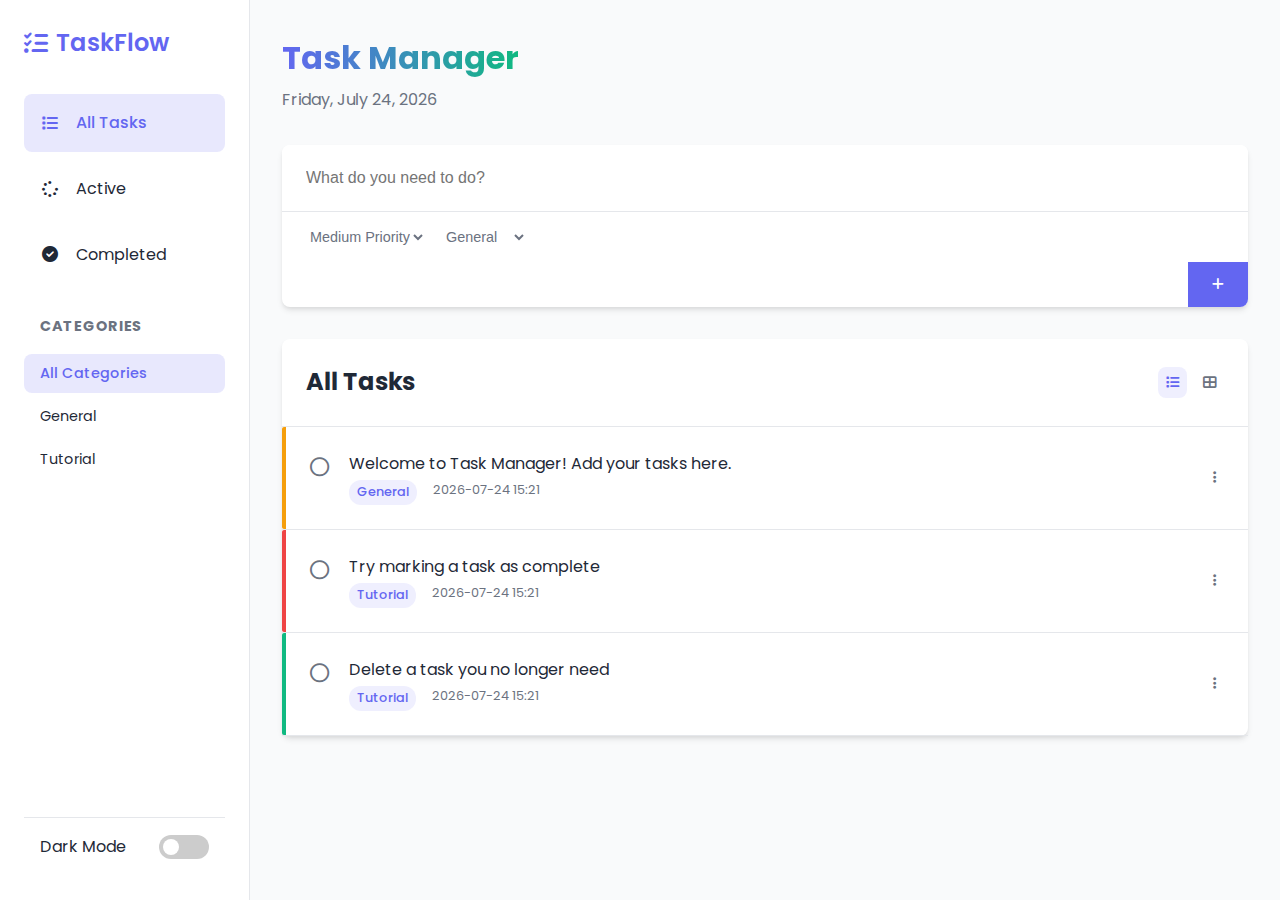
<file: index.html>
<!DOCTYPE html>
<html lang="en">
<head>
    <meta charset="UTF-8">
    <meta name="viewport" content="width=device-width, initial-scale=1.0">
    <title>Task Manager</title>
    <link rel="stylesheet" href="css/style.css">
    <link rel="stylesheet" href="https://cdnjs.cloudflare.com/ajax/libs/font-awesome/6.0.0-beta3/css/all.min.css">
    <link href="https://fonts.googleapis.com/css2?family=Poppins:wght@300;400;500;600;700&display=swap" rel="stylesheet">
</head>
<body>
    <div class="app-container">
        <div class="sidebar">
            <div class="logo">
                <i class="fas fa-tasks"></i>
                <h2>TaskFlow</h2>
            </div>
            <nav class="sidebar-nav">
                <ul>
                    <li class="nav-item active" data-filter="all">
                        <i class="fas fa-list"></i>
                        <span>All Tasks</span>
                    </li>
                    <li class="nav-item" data-filter="active">
                        <i class="fas fa-spinner"></i>
                        <span>Active</span>
                    </li>
                    <li class="nav-item" data-filter="completed">
                        <i class="fas fa-check-circle"></i>
                        <span>Completed</span>
                    </li>
                </ul>
                <div class="categories-section">
                    <h3>Categories</h3>
                    <ul class="categories-list" id="categories-list">
                        <li class="category-item active" data-category="all">All Categories</li>
                        <!-- Categories will be loaded dynamically -->
                    </ul>
                </div>
            </nav>
            <div class="theme-toggle">
                <span>Dark Mode</span>
                <label class="switch">
                    <input type="checkbox" id="theme-toggle">
                    <span class="slider round"></span>
                </label>
            </div>
        </div>
        
        <main class="main-content">
            <header class="main-header">
                <h1>Task Manager</h1>
                <p class="date-display" id="current-date">Loading date...</p>
            </header>
            
            <div class="task-form-container">
                <form id="task-form">
                    <div class="input-group">
                        <input type="text" name="task_content" id="task_content" placeholder="What do you need to do?" required>
                        <div class="task-options">
                            <select name="priority" id="priority" class="priority-select">
                                <option value="low">Low Priority</option>
                                <option value="medium" selected>Medium Priority</option>
                                <option value="high">High Priority</option>
                            </select>
                            <select name="category" id="category" class="category-select">
                                <option value="General" selected>General</option>
                                <option value="Work">Work</option>
                                <option value="Personal">Personal</option>
                                <option value="Shopping">Shopping</option>
                                <option value="Health">Health</option>
                                <option value="Education">Education</option>
                            </select>
                        </div>
                        <button type="submit" class="add-btn">
                            <i class="fas fa-plus"></i>
                        </button>
                    </div>
                </form>
            </div>
            
            <div class="tasks-container">
                <div class="tasks-header">
                    <h2 id="current-filter-display">All Tasks</h2>
                    <div class="view-options">
                        <button class="view-btn active" data-view="list"><i class="fas fa-list"></i></button>
                        <button class="view-btn" data-view="grid"><i class="fas fa-th-large"></i></button>
                    </div>
                </div>
                
                <div class="task-list" id="task-list">
                    <!-- Tasks will be loaded dynamically -->
                </div>
                
                <div class="empty-state" id="empty-state" style="display: none;">
                    <div class="empty-state-icon">
                        <i class="fas fa-clipboard-list"></i>
                    </div>
                    <h3>No tasks found</h3>
                    <p>Add a new task or change your filters</p>
                </div>
            </div>
        </main>
    </div>
    
    <div class="notification" id="notification">
        <div class="notification-content">
            <i class="notification-icon"></i>
            <span class="notification-message"></span>
        </div>
    </div>
    
    <script src="js/script.js"></script>
</body>
</html>
</file>
<file: css/style.css>
/* Base Styles and Variables */
:root {
    /* Main colors */
    --primary-color: #6366f1;
    --primary-light: #818cf8;
    --primary-dark: #4f46e5;
    --secondary-color: #10b981;
    --accent-color: #f59e0b;
    
    /* UI colors */
    --bg-color: #f9fafb;
    --card-bg: #ffffff;
    --sidebar-bg: #ffffff;
    --text-color: #1f2937;
    --text-light: #6b7280;
    --border-color: #e5e7eb;
    
    /* Priority colors */
    --priority-low: #10b981;
    --priority-medium: #f59e0b;
    --priority-high: #ef4444;
    
    /* Utility */
    --shadow-sm: 0 1px 2px rgba(0, 0, 0, 0.05);
    --shadow: 0 4px 6px -1px rgba(0, 0, 0, 0.1), 0 2px 4px -1px rgba(0, 0, 0, 0.06);
    --shadow-lg: 0 10px 15px -3px rgba(0, 0, 0, 0.1), 0 4px 6px -2px rgba(0, 0, 0, 0.05);
    --radius: 8px;
    --transition: all 0.3s ease;
    
    /* Spacing */
    --spacing-xs: 0.25rem;
    --spacing-sm: 0.5rem;
    --spacing-md: 1rem;
    --spacing-lg: 1.5rem;
    --spacing-xl: 2rem;
}

/* Dark mode variables */
.dark-mode {
    --bg-color: #111827;
    --card-bg: #1f2937;
    --sidebar-bg: #1f2937;
    --text-color: #f9fafb;
    --text-light: #9ca3af;
    --border-color: #374151;
}

* {
    margin: 0;
    padding: 0;
    box-sizing: border-box;
}

body {
    font-family: 'Poppins', sans-serif;
    background-color: var(--bg-color);
    color: var(--text-color);
    line-height: 1.6;
    transition: var(--transition);
}

/* Layout */
.app-container {
    display: flex;
    min-height: 100vh;
}

/* Sidebar */
.sidebar {
    width: 250px;
    background-color: var(--sidebar-bg);
    border-right: 1px solid var(--border-color);
    padding: var(--spacing-lg);
    display: flex;
    flex-direction: column;
    transition: var(--transition);
}

.logo {
    display: flex;
    align-items: center;
    gap: var(--spacing-sm);
    margin-bottom: var(--spacing-xl);
    color: var(--primary-color);
}

.logo i {
    font-size: 1.5rem;
}

.logo h2 {
    font-weight: 600;
}

.sidebar-nav ul {
    list-style: none;
    margin-bottom: var(--spacing-xl);
}

.nav-item {
    display: flex;
    align-items: center;
    gap: var(--spacing-md);
    padding: var(--spacing-md);
    border-radius: var(--radius);
    cursor: pointer;
    transition: var(--transition);
    margin-bottom: var(--spacing-sm);
}

.nav-item:hover {
    background-color: rgba(99, 102, 241, 0.1);
}

.nav-item.active {
    background-color: rgba(99, 102, 241, 0.15);
    color: var(--primary-color);
    font-weight: 500;
}

.nav-item i {
    width: 20px;
    text-align: center;
}

.categories-section {
    margin-top: var(--spacing-lg);
}

.categories-section h3 {
    font-size: 0.9rem;
    text-transform: uppercase;
    letter-spacing: 0.05em;
    color: var(--text-light);
    margin-bottom: var(--spacing-md);
    padding-left: var(--spacing-md);
}

.categories-list {
    list-style: none;
}

.category-item {
    padding: var(--spacing-sm) var(--spacing-md);
    border-radius: var(--radius);
    cursor: pointer;
    transition: var(--transition);
    margin-bottom: var(--spacing-xs);
    font-size: 0.9rem;
}

.category-item:hover {
    background-color: rgba(99, 102, 241, 0.1);
}

.category-item.active {
    background-color: rgba(99, 102, 241, 0.15);
    color: var(--primary-color);
    font-weight: 500;
}

.theme-toggle {
    margin-top: auto;
    display: flex;
    align-items: center;
    justify-content: space-between;
    padding: var(--spacing-md);
    border-top: 1px solid var(--border-color);
}

/* Switch toggle */
.switch {
    position: relative;
    display: inline-block;
    width: 50px;
    height: 24px;
}

.switch input {
    opacity: 0;
    width: 0;
    height: 0;
}

.slider {
    position: absolute;
    cursor: pointer;
    top: 0;
    left: 0;
    right: 0;
    bottom: 0;
    background-color: #ccc;
    transition: .4s;
}

.slider:before {
    position: absolute;
    content: "";
    height: 16px;
    width: 16px;
    left: 4px;
    bottom: 4px;
    background-color: white;
    transition: .4s;
}

input:checked + .slider {
    background-color: var(--primary-color);
}

input:focus + .slider {
    box-shadow: 0 0 1px var(--primary-color);
}

input:checked + .slider:before {
    transform: translateX(26px);
}

.slider.round {
    border-radius: 34px;
}

.slider.round:before {
    border-radius: 50%;
}

/* Main Content */
.main-content {
    flex: 1;
    padding: var(--spacing-xl);
    overflow-y: auto;
}

.main-header {
    margin-bottom: var(--spacing-xl);
}

.main-header h1 {
    font-size: 2rem;
    font-weight: 700;
    margin-bottom: var(--spacing-xs);
    background: linear-gradient(to right, var(--primary-color), var(--secondary-color));
    -webkit-background-clip: text;
    -webkit-text-fill-color: transparent;
    display: inline-block;
}

.date-display {
    color: var(--text-light);
    font-size: 1rem;
}

/* Task Form */
.task-form-container {
    margin-bottom: var(--spacing-xl);
}

.input-group {
    display: flex;
    flex-direction: column;
    background-color: var(--card-bg);
    border-radius: var(--radius);
    overflow: hidden;
    box-shadow: var(--shadow);
    transition: var(--transition);
}

.input-group:focus-within {
    box-shadow: var(--shadow-lg);
    transform: translateY(-2px);
}

.input-group input[type="text"] {
    padding: var(--spacing-lg);
    border: none;
    font-size: 1rem;
    outline: none;
    background-color: var(--card-bg);
    color: var(--text-color);
    width: 100%;
}

.task-options {
    display: flex;
    padding: 0 var(--spacing-lg);
    gap: var(--spacing-md);
    border-top: 1px solid var(--border-color);
}

.priority-select, .category-select {
    padding: var(--spacing-md) 0;
    background: none;
    border: none;
    color: var(--text-light);
    font-size: 0.9rem;
    outline: none;
    cursor: pointer;
}

.add-btn {
    background-color: var(--primary-color);
    color: white;
    border: none;
    padding: var(--spacing-md) var(--spacing-lg);
    cursor: pointer;
    transition: var(--transition);
    margin-left: auto;
    display: flex;
    align-items: center;
    justify-content: center;
}

.add-btn:hover {
    background-color: var(--primary-dark);
}

/* Tasks Container */
.tasks-container {
    background-color: var(--card-bg);
    border-radius: var(--radius);
    box-shadow: var(--shadow);
    overflow: visible !important; /* IMPORTANTE: Asegurar que el contenido pueda desbordar */
    position: relative; /* Para posicionamiento de elementos hijos */
}

.tasks-header {
    display: flex;
    justify-content: space-between;
    align-items: center;
    padding: var(--spacing-lg);
    border-bottom: 1px solid var(--border-color);
}

.view-options {
    display: flex;
    gap: var(--spacing-sm);
}

.view-btn {
    background: none;
    border: none;
    color: var(--text-light);
    cursor: pointer;
    padding: var(--spacing-sm);
    border-radius: var(--radius);
    transition: var(--transition);
}

.view-btn:hover, .view-btn.active {
    background-color: rgba(99, 102, 241, 0.1);
    color: var(--primary-color);
}

/* Task List */
.task-list {
    display: flex;
    flex-direction: column;
    transition: var(--transition);
    overflow: visible !important; /* IMPORTANTE: Asegurar que el contenido pueda desbordar */
}

.task-list.grid-view {
    display: grid;
    grid-template-columns: repeat(auto-fill, minmax(300px, 1fr));
    gap: var(--spacing-md);
    padding: var(--spacing-md);
}

.task-item {
    display: flex;
    align-items: center;
    padding: var(--spacing-lg);
    border-bottom: 1px solid var(--border-color);
    transition: var(--transition);
    animation: fadeIn 0.3s ease-in-out;
    position: relative;
    overflow: visible !important; /* IMPORTANTE: Asegurar que el contenido pueda desbordar */
}

.task-list.grid-view .task-item {
    flex-direction: column;
    align-items: flex-start;
    border: 1px solid var(--border-color);
    border-radius: var(--radius);
    margin-bottom: 0;
}

@keyframes fadeIn {
    from { opacity: 0; transform: translateY(10px); }
    to { opacity: 1; transform: translateY(0); }
}

.task-item:hover {
    background-color: rgba(99, 102, 241, 0.05);
}

.task-item.completed {
    background-color: rgba(16, 185, 129, 0.05);
}

.task-priority-indicator {
    position: absolute;
    left: 0;
    top: 0;
    bottom: 0;
    width: 4px;
    border-radius: 2px 0 0 2px;
}

.priority-low {
    background-color: var(--priority-low);
}

.priority-medium {
    background-color: var(--priority-medium);
}

.priority-high {
    background-color: var(--priority-high);
}

.task-content {
    display: flex;
    align-items: flex-start;
    gap: var(--spacing-md);
    flex: 1;
}

.toggle-btn {
    background: none;
    border: none;
    cursor: pointer;
    font-size: 1.2rem;
    color: var(--text-light);
    transition: var(--transition);
    padding: var(--spacing-xs);
    border-radius: 50%;
    display: flex;
    align-items: center;
    justify-content: center;
    margin-top: 2px;
}

.toggle-btn:hover {
    background-color: rgba(99, 102, 241, 0.1);
}

.toggle-btn.checked {
    color: var(--secondary-color);
}

.task-details {
    display: flex;
    flex-direction: column;
    gap: var(--spacing-xs);
    flex: 1;
}

.task-text {
    font-size: 1rem;
    transition: var(--transition);
}

.task-item.completed .task-text {
    text-decoration: line-through;
    color: var(--text-light);
}

.task-meta {
    display: flex;
    gap: var(--spacing-md);
    color: var(--text-light);
    font-size: 0.8rem;
}

.task-category {
    background-color: rgba(99, 102, 241, 0.1);
    color: var(--primary-color);
    padding: 2px 8px;
    border-radius: 12px;
    font-weight: 500;
}

.task-actions {
    display: flex;
    align-items: center;
}

/* Dropdown */
.dropdown {
    position: relative;
    display: inline-block;
}

.dropdown-btn {
    background: none;
    border: none;
    cursor: pointer;
    color: var(--text-light);
    padding: var(--spacing-sm);
    border-radius: 50%;
    transition: var(--transition);
}

.dropdown-btn:hover {
    background-color: rgba(99, 102, 241, 0.1);
    color: var(--primary-color);
}

/* SOLUCIÓN MEJORADA: Posicionamiento fijo para el menú desplegable */
.dropdown-content {
    display: none;
    position: fixed; /* Cambiado a fixed para que no esté limitado por contenedores */
    background-color: var(--card-bg);
    width: 200px; /* Ancho fijo para consistencia */
    box-shadow: var(--shadow-lg);
    border-radius: var(--radius);
    z-index: 1000;
    padding: var(--spacing-md);
    border: 1px solid var(--border-color);
}

/* Mostrar el menú desplegable cuando se hace clic en el botón */
.dropdown.active .dropdown-content {
    display: block;
    animation: fadeIn 0.2s ease-in-out;
}

.dropdown-section {
    margin-bottom: var(--spacing-md);
}

.dropdown-label {
    display: block;
    font-size: 0.8rem;
    color: var(--text-light);
    margin-bottom: var(--spacing-xs);
}

.priority-options {
    display: flex;
    gap: var(--spacing-xs);
}

.priority-btn {
    background: none;
    border: 1px solid var(--border-color);
    padding: 2px 8px;
    border-radius: 12px;
    font-size: 0.8rem;
    cursor: pointer;
    transition: var(--transition);
}

.priority-btn[data-priority="low"] {
    color: var(--priority-low);
}

.priority-btn[data-priority="medium"] {
    color: var(--priority-medium);
}

.priority-btn[data-priority="high"] {
    color: var(--priority-high);
}

.priority-btn[data-priority="low"].active {
    background-color: var(--priority-low);
    color: white;
    border-color: var(--priority-low);
}

.priority-btn[data-priority="medium"].active {
    background-color: var(--priority-medium);
    color: white;
    border-color: var(--priority-medium);
}

.priority-btn[data-priority="high"].active {
    background-color: var(--priority-high);
    color: white;
    border-color: var(--priority-high);
}

.category-dropdown {
    width: 100%;
    padding: var(--spacing-xs) var(--spacing-sm);
    border: 1px solid var(--border-color);
    border-radius: var(--radius);
    background-color: var(--card-bg);
    color: var(--text-color);
    font-size: 0.9rem;
}

.delete-btn {
    background-color: rgba(239, 68, 68, 0.1);
    color: var(--priority-high);
    border: none;
    padding: var(--spacing-sm) var(--spacing-md);
    border-radius: var(--radius);
    cursor: pointer;
    transition: var(--transition);
    width: 100%;
    text-align: left;
    margin-top: var(--spacing-md);
    display: flex;
    align-items: center;
    gap: var(--spacing-sm);
    font-size: 0.9rem;
}

.delete-btn:hover {
    background-color: rgba(239, 68, 68, 0.2);
}

.delete-btn i {
    font-size: 0.9rem;
}

/* Empty State */
.empty-state {
    display: flex;
    flex-direction: column;
    align-items: center;
    justify-content: center;
    padding: var(--spacing-xl) var(--spacing-md);
    color: var(--text-light);
    text-align: center;
}

.empty-state-icon {
    font-size: 3rem;
    margin-bottom: var(--spacing-md);
    color: var(--border-color);
}

.empty-state h3 {
    margin-bottom: var(--spacing-sm);
    font-weight: 500;
}

/* Notification */
.notification {
    position: fixed;
    bottom: 20px;
    right: 20px;
    background-color: var(--card-bg);
    border-radius: var(--radius);
    box-shadow: var(--shadow-lg);
    padding: var(--spacing-md) var(--spacing-lg);
    display: flex;
    align-items: center;
    transform: translateY(100px);
    opacity: 0;
    transition: var(--transition);
    z-index: 1000;
    border-left: 4px solid var(--primary-color);
}

.notification.show {
    transform: translateY(0);
    opacity: 1;
}

.notification-content {
    display: flex;
    align-items: center;
    gap: var(--spacing-md);
}

.notification-icon {
    font-size: 1.2rem;
}

.notification.success {
    border-left-color: var(--secondary-color);
}

.notification.success .notification-icon {
    color: var(--secondary-color);
}

.notification.error {
    border-left-color: var(--priority-high);
}

.notification.error .notification-icon {
    color: var(--priority-high);
}

/* Responsive Design */
@media (max-width: 768px) {
    .app-container {
        flex-direction: column;
    }
    
    .sidebar {
        width: 100%;
        border-right: none;
        border-bottom: 1px solid var(--border-color);
        padding: var(--spacing-md);
    }
    
    .main-content {
        padding: var(--spacing-md);
    }
    
    .task-list.grid-view {
        grid-template-columns: 1fr;
    }
}

/* Animations */
@keyframes slideIn {
    from { transform: translateX(-20px); opacity: 0; }
    to { transform: translateX(0); opacity: 1; }
}

@keyframes pulse {
    0% { transform: scale(1); }
    50% { transform: scale(1.05); }
    100% { transform: scale(1); }
}

.task-item.new {
    animation: pulse 0.5s ease-in-out;
}

.task-item.deleting {
    animation: slideOut 0.3s ease-in-out forwards;
}

@keyframes slideOut {
    from { transform: translateX(0); opacity: 1; }
    to { transform: translateX(20px); opacity: 0; }
}

/* Task item hover effects */
.task-item {
    position: relative;
    overflow: visible !important; /* IMPORTANTE: Asegurar que el contenido pueda desbordar */
}

.task-item::after {
    content: '';
    position: absolute;
    bottom: 0;
    left: 0;
    width: 0;
    height: 2px;
    background: linear-gradient(to right, var(--primary-color), var(--secondary-color));
    transition: width 0.3s ease;
}

.task-item:hover::after {
    width: 100%;
}
</file>
